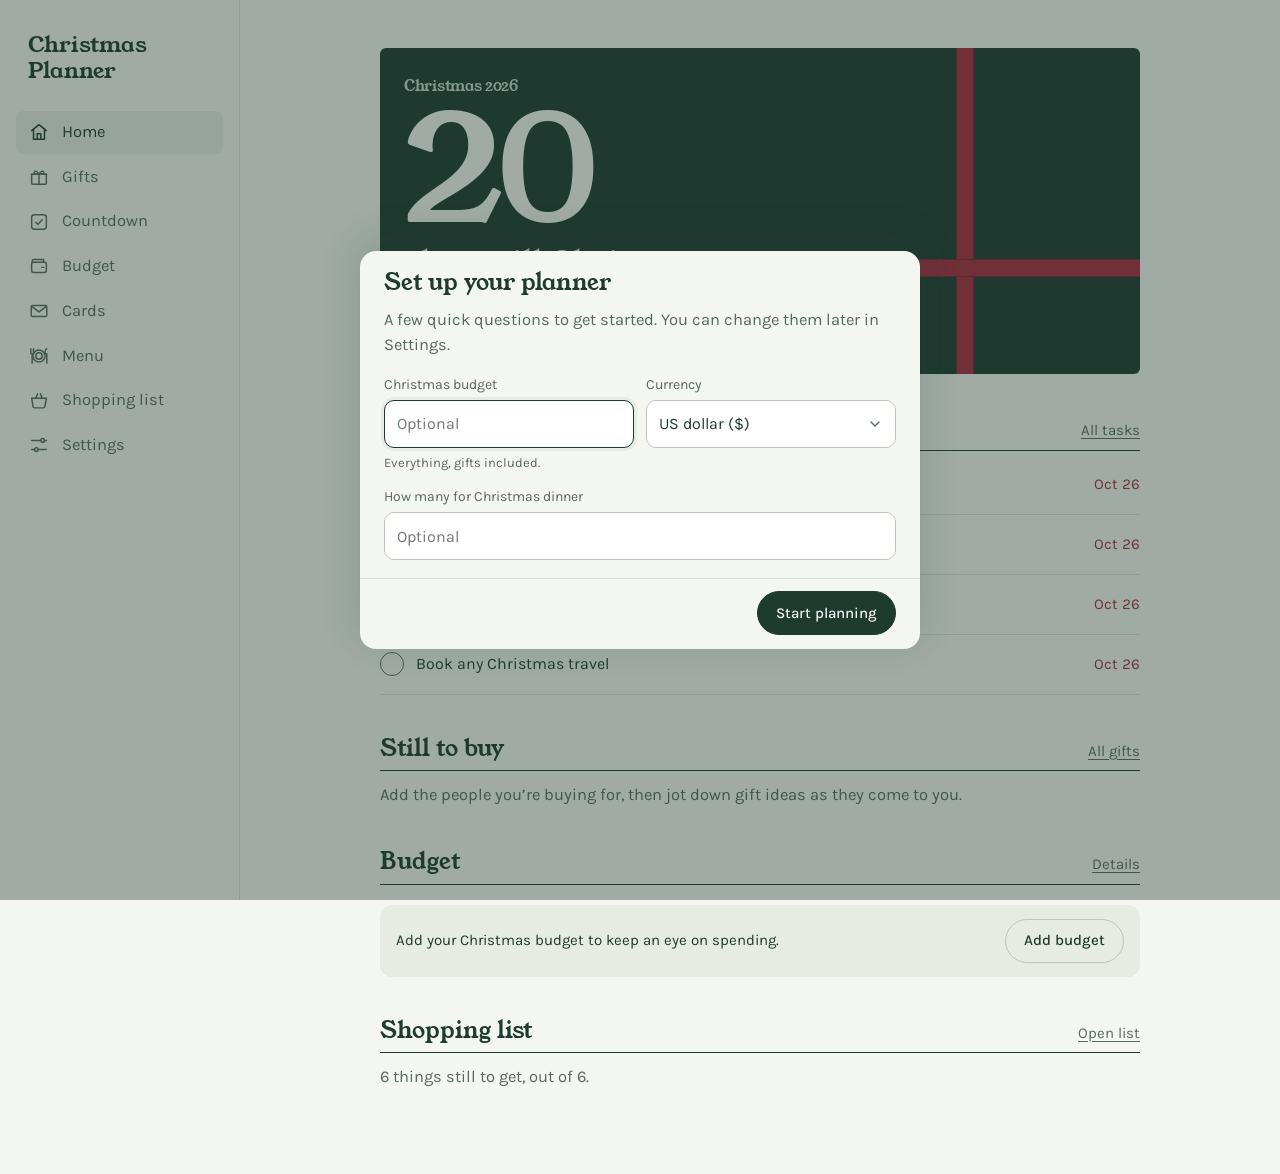
<file: christmas/index.html>
<!doctype html>
<html lang="en">
<head>
<meta charset="utf-8">
<meta name="viewport" content="width=device-width, initial-scale=1, viewport-fit=cover">
<meta http-equiv="Content-Security-Policy" content="default-src 'self'; script-src 'self'; style-src 'self' 'unsafe-inline'; img-src 'self' data: blob:; font-src 'self'; connect-src 'self'; object-src 'none'; base-uri 'none'">
<title>Christmas Planner</title>
<meta name="robots" content="noindex">
<meta name="theme-color" content="#F4F6F1">
<link rel="manifest" href="manifest.webmanifest">
<link rel="icon" href="icons/icon-192.png">
<link rel="apple-touch-icon" href="icons/icon-180.png">
<meta name="apple-mobile-web-app-capable" content="yes">
<meta name="mobile-web-app-capable" content="yes">
<meta name="apple-mobile-web-app-title" content="Christmas">
<meta name="apple-mobile-web-app-status-bar-style" content="default">
<link rel="preload" href="fonts/YoungSerif-normal.woff2" as="font" type="font/woff2" crossorigin>
<link rel="preload" href="fonts/Karla-normal.woff2" as="font" type="font/woff2" crossorigin>
<link rel="stylesheet" href="../shared/planner.css">
<link rel="stylesheet" href="theme.css">
</head>
<body>
<noscript>This planner needs JavaScript. Turn it on in your browser settings, then reload the page.</noscript>
<script src="../shared/planner.js"></script>
<script src="app.js"></script>
</body>
</html>
</file>
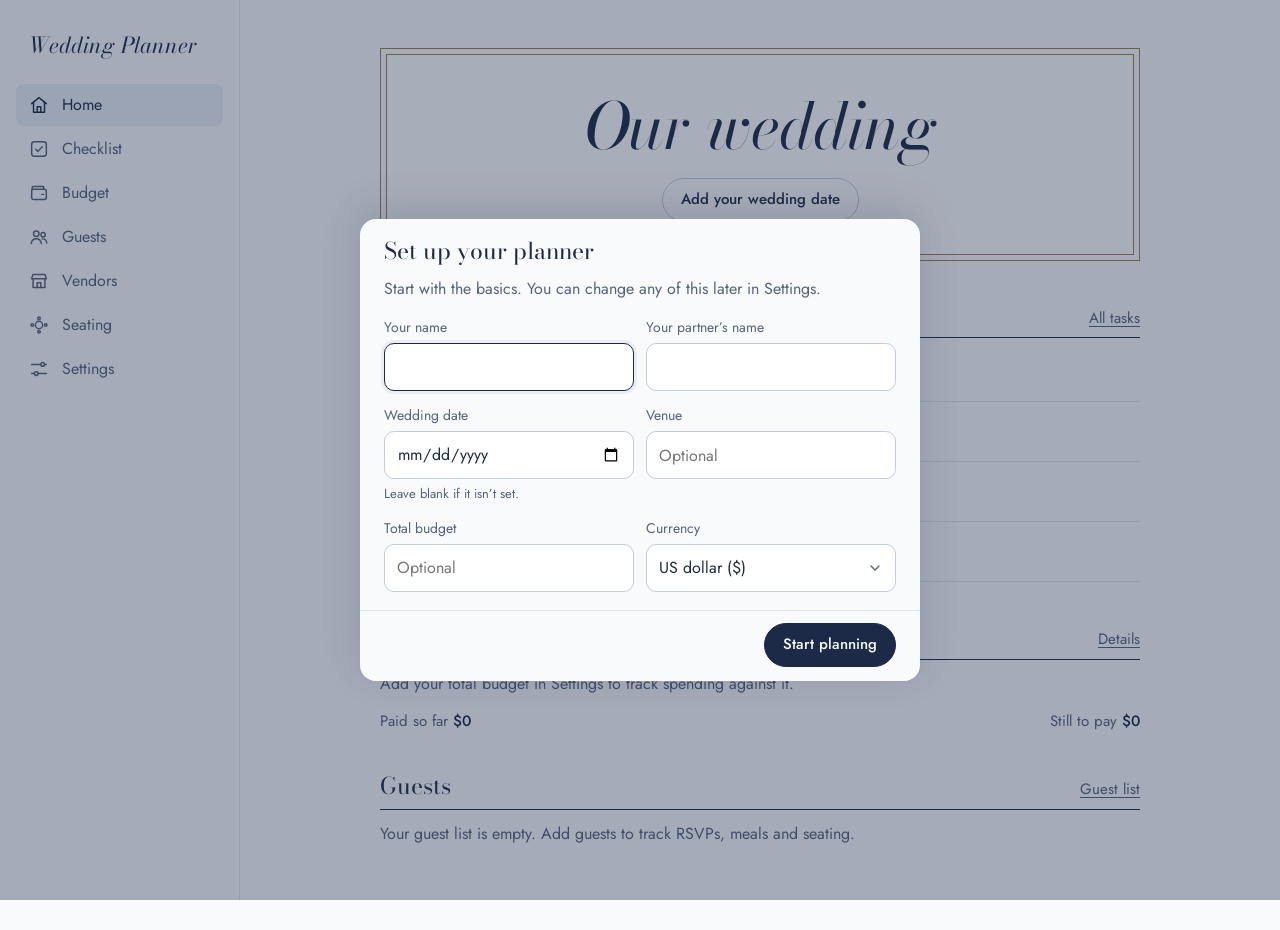
<file: wedding/index.html>
<!doctype html>
<html lang="en">
<head>
<meta charset="utf-8">
<meta name="viewport" content="width=device-width, initial-scale=1, viewport-fit=cover">
<meta http-equiv="Content-Security-Policy" content="default-src 'self'; script-src 'self'; style-src 'self' 'unsafe-inline'; img-src 'self' data: blob:; font-src 'self'; connect-src 'self'; object-src 'none'; base-uri 'none'">
<title>Wedding Planner</title>
<meta name="robots" content="noindex">
<meta name="theme-color" content="#F9FAFC">
<link rel="manifest" href="manifest.webmanifest">
<link rel="icon" href="icons/icon-192.png">
<link rel="apple-touch-icon" href="icons/icon-180.png">
<meta name="apple-mobile-web-app-capable" content="yes">
<meta name="mobile-web-app-capable" content="yes">
<meta name="apple-mobile-web-app-title" content="Wedding">
<meta name="apple-mobile-web-app-status-bar-style" content="default">
<link rel="preload" href="fonts/BodoniModa-italic.woff2" as="font" type="font/woff2" crossorigin>
<link rel="preload" href="fonts/Jost-normal.woff2" as="font" type="font/woff2" crossorigin>
<link rel="stylesheet" href="../shared/planner.css">
<link rel="stylesheet" href="theme.css">
</head>
<body>
<noscript>This planner needs JavaScript. Turn it on in your browser settings, then reload the page.</noscript>
<script src="../shared/planner.js"></script>
<script src="app.js"></script>
</body>
</html>
</file>
<file: shared/planner.css>
/* Planly shared layout and components. Each app sets the tokens and fonts in its own theme.css. */
*, *::before, *::after { box-sizing: border-box; }
html { -webkit-text-size-adjust: 100%; color-scheme: light; scroll-padding-bottom: 96px; }
@media (pointer: fine) { html { overscroll-behavior: none; } }
body { margin: 0; background: var(--paper); color: var(--ink); font: 400 16px/1.5 var(--font-ui); -webkit-font-smoothing: antialiased; -webkit-tap-highlight-color: transparent; }
button, input, select, textarea { font: inherit; color: inherit; }
a, button, input, select, textarea, label { touch-action: manipulation; }
.skip { position: fixed; top: 8px; left: 8px; z-index: 30; padding: 10px 16px; border-radius: 22px; background: var(--ink); color: var(--paper); text-decoration: none; transform: translateY(-160%); }
.skip:focus { transform: none; }
button { cursor: pointer; }
a { color: inherit; }
:focus-visible { outline: 2px solid var(--ink); outline-offset: 2px; }
.ic { width: 22px; height: 22px; fill: none; stroke: currentColor; stroke-width: 1.6; stroke-linecap: round; stroke-linejoin: round; flex: none; }
.vh-only { position: absolute; width: 1px; height: 1px; overflow: hidden; clip: rect(0 0 0 0); white-space: nowrap; }
b { font-weight: 500; }

/* Shell */
.side { display: none; }
main { max-width: 760px; margin: 0 auto; padding: 20px 20px calc(104px + env(safe-area-inset-bottom)); outline: none; }
.tabs { position: fixed; inset: auto 0 0 0; z-index: 5; display: grid; grid-template-columns: repeat(5, 1fr); padding-bottom: env(safe-area-inset-bottom); background: var(--paper); background: color-mix(in srgb, var(--paper) 90%, transparent); -webkit-backdrop-filter: blur(14px); backdrop-filter: blur(14px); border-top: 1px solid var(--line); }
.tabs a { display: flex; flex-direction: column; align-items: center; gap: 3px; padding: 9px 0 8px; font-size: 12px; letter-spacing: .01em; color: var(--ink-2); text-decoration: none; }
.tabs a[aria-current="page"] { color: var(--ink); }
.tabs a[aria-current="page"] .ic { stroke-width: 2.1; }
@media (min-width: 900px) {
  .shell { display: grid; grid-template-columns: 240px minmax(0, 1fr); }
  .side { position: sticky; top: 0; height: 100dvh; display: flex; flex-direction: column; gap: 2px; padding: 32px 16px; border-right: 1px solid var(--line); }
  .side a { display: flex; align-items: center; gap: 12px; padding: 9px 12px; border-radius: 8px; color: var(--ink-2); text-decoration: none; }
  .side a:hover { color: var(--ink); background: var(--surface); }
  .side a[aria-current="page"] { color: var(--ink); background: var(--surface); }
  .tabs { display: none; }
  main { width: 100%; max-width: 872px; margin: 0 auto; padding: 44px 56px 72px; }
}
.brand { margin: 0 0 24px; padding: 0 12px; font: 400 22px/1.2 var(--font-display); }

/* Type */
h1 { margin: 0; font: 400 36px/1.1 var(--font-display); letter-spacing: -.01em; }
h2 { margin: 0; font: 400 23px/1.2 var(--font-display); }
h1, h2, .row-t { text-wrap: pretty; }
.lede { margin: 0 0 12px; color: var(--ink-2); max-width: 60ch; }
.note { margin: 0 0 12px; font-size: 14px; color: var(--ink-2); }
.none { color: var(--ink-2); padding: 24px 0; }

/* View header and sections */
.vh { display: flex; align-items: center; justify-content: space-between; gap: 16px; margin: 4px 0 18px; }
.sec { margin-top: 40px; }
.sec-h { display: flex; align-items: baseline; justify-content: space-between; gap: 12px; padding-bottom: 8px; margin-bottom: 4px; border-bottom: 1px solid var(--ink); }
.sec-h a { font-size: 15px; color: var(--ink-2); text-underline-offset: 3px; }
@media (hover: hover) {
  .sec-h a:hover, .tabs a:hover { color: var(--ink); }
  .btn:not(.ghost):not(.text-danger):not(.danger):hover { background: color-mix(in srgb, var(--ink) 86%, var(--paper)); }
  .btn.text-danger:hover { text-decoration: underline; text-underline-offset: 3px; }
  .chip:not([aria-pressed="true"]):hover, .seg-o label:hover span { border-color: var(--ink); color: var(--ink); }
  .row:not(.is-done) .row-main:hover .row-t, .table-h button:hover { text-decoration: underline; text-decoration-color: var(--line-strong); text-underline-offset: 4px; }
  .icon-btn:hover { background: var(--surface); color: var(--ink); }
}
.sec .lede { margin-top: 12px; }
.btns { display: flex; flex-wrap: wrap; gap: 10px; }

/* Buttons */
.btn { display: inline-flex; align-items: center; justify-content: center; gap: 6px; height: 44px; padding: 0 18px; border: 1px solid var(--ink); border-radius: 22px; background: var(--ink); color: var(--paper); font-size: 15px; font-weight: 500; white-space: nowrap; text-decoration: none; }
.btn .ic { width: 18px; height: 18px; }
.btn.ghost { background: transparent; color: var(--ink); border-color: var(--line-strong); }
.btn.ghost:hover { border-color: var(--ink); }
.btn.danger { background: var(--warn); border-color: var(--warn); }
.btn.text-danger { background: none; border-color: transparent; color: var(--warn); padding: 0 6px; }
.icon-btn { display: grid; place-items: center; width: 44px; height: 44px; margin-right: -10px; border: 0; border-radius: 22px; background: none; color: var(--ink-2); }

/* Rows */
.rows { list-style: none; margin: 0; padding: 0; }
.row { display: flex; align-items: center; gap: 10px; min-height: 60px; border-bottom: 1px solid var(--line); }
.row-main { flex: 1; min-width: 0; display: flex; flex-direction: column; align-items: flex-start; padding: 12px 0; border: 0; background: none; text-align: left; }
.row-link { flex-direction: row; align-items: center; gap: 14px; text-decoration: none; }
.row-link > span { display: flex; flex-direction: column; }
.row-t { font-size: 16px; line-height: 1.35; overflow-wrap: anywhere; }
.row-s { margin-top: 2px; font-size: 14px; color: var(--ink-2); }
.row-m { font-size: 15px; text-align: right; white-space: nowrap; font-variant-numeric: tabular-nums; }
.row > .ic { color: var(--ink-2); }
.row.is-done .row-t { color: var(--ink-2); text-decoration: line-through; text-decoration-color: var(--line-strong); }
.row.is-done .row-m { color: var(--ink-2); }
.check { position: relative; flex: none; width: 44px; height: 44px; margin: 0 -8px 0 -10px; padding: 0; border: 0; background: none; }
.check::before { content: ""; position: absolute; inset: 10px; border: 1.5px solid var(--ink-2); border-radius: 50%; }
.check[aria-checked="true"]::before { background: var(--ink); border-color: var(--ink); }
.check[aria-checked="true"]::after { content: ""; position: absolute; left: 17px; top: 17px; width: 10px; height: 6px; border: solid var(--paper); border-width: 0 0 2px 2px; transform: rotate(-45deg); }
.late { color: var(--warn); }
.grp { display: flex; justify-content: space-between; gap: 12px; margin: 0; padding: 26px 0 6px; border-bottom: 1px solid var(--line); font: 500 14px/1.4 var(--font-ui); color: var(--ink-2); }
.grp.warn { color: var(--warn); }

/* Pills, chips, search */
.pill { display: inline-block; padding: 2px 10px; border-radius: 12px; font-size: 13px; line-height: 20px; background: var(--surface); color: var(--ink); }
.pill.good { background: var(--good-bg); color: var(--good); }
.pill.warn { background: var(--warn-bg); color: var(--warn); }
.pill.quiet { background: none; color: var(--ink-2); box-shadow: inset 0 0 0 1px var(--line-strong); }
.chips { display: flex; gap: 8px; margin: 0 -20px 6px; padding: 2px 20px 10px; overflow-x: auto; scrollbar-width: none; }
.chips::-webkit-scrollbar { display: none; }
.chip { flex: none; height: 36px; padding: 0 14px; border: 1px solid var(--line-strong); border-radius: 18px; background: none; font-size: 14px; color: var(--ink-2); white-space: nowrap; }
.chip b { margin-left: 6px; font-weight: 500; font-variant-numeric: tabular-nums; }
.chip[aria-pressed="true"] { background: var(--ink); border-color: var(--ink); color: var(--paper); }
.search { display: flex; align-items: center; gap: 8px; height: 46px; margin-bottom: 8px; padding: 0 14px; border: 1px solid var(--line-strong); border-radius: 23px; background: var(--field); color: var(--ink-2); }
.search input { flex: 1; min-width: 0; border: 0; outline: 0; background: none; font-size: 16px; color: var(--ink); }

/* Figures */
.stats { display: grid; grid-template-columns: repeat(auto-fit, minmax(140px, 1fr)); gap: 18px 24px; margin: 16px 0 8px; }
.stat { margin: 0; }
.stat dt { font-size: 14px; color: var(--ink-2); }
.stat dd { margin: 2px 0 0; font: 400 28px/1.15 var(--font-display); font-variant-numeric: lining-nums tabular-nums; }
.bar { height: 6px; margin: 10px 0 14px; overflow: hidden; border-radius: 3px; background: var(--surface); }
.bar i { display: block; height: 100%; border-radius: 3px; background: var(--accent); }
.bar.over i { background: var(--warn); }

/* Empty states and nudges */
.empty { padding: 28px 0 8px; }
.empty p { margin: 0 0 16px; max-width: 44ch; color: var(--ink-2); }
.nudge { display: flex; flex-wrap: wrap; align-items: center; justify-content: space-between; gap: 12px; margin: 20px 0 0; padding: 14px 16px; border-radius: 12px; background: var(--surface); }
.nudge p { margin: 0; flex: 1 1 260px; font-size: 15px; }

/* Bottom sheet */
#sheet { width: 100%; max-width: 560px; max-height: 92dvh; margin: auto auto 0; padding: 0; border: 0; border-radius: 18px 18px 0 0; background: var(--paper); color: var(--ink); box-shadow: 0 -10px 40px var(--shadow); }
#sheet::backdrop { background: var(--scrim); }
@media (min-width: 640px) { #sheet { margin: auto; border-radius: 16px; } }
.sheet-f { display: flex; flex-direction: column; max-height: 92dvh; }
.sheet-h { display: flex; align-items: center; justify-content: space-between; gap: 12px; padding: 18px 24px 6px; }
.sheet-h h2 { outline: none; }
.sheet-b { overflow: auto; overscroll-behavior: contain; padding: 6px 24px 18px; }
.sheet-intro { margin: 0 0 16px; color: var(--ink-2); }
.fields { display: grid; grid-template-columns: 1fr 1fr; gap: 14px 12px; }
.fld { grid-column: 1 / -1; display: flex; flex-direction: column; gap: 5px; min-width: 0; font-size: 14px; color: var(--ink-2); }
.fld.half { grid-column: span 1; }
.fld small { font-size: 13px; }
.fld input, .fld select, .fld textarea { width: 100%; height: 48px; padding: 0 12px; border: 1px solid var(--line-strong); border-radius: 10px; background: var(--field); font-size: 16px; color: var(--ink); }
.fld input[type="date"] { min-height: 48px; -webkit-appearance: none; appearance: none; }
.fld select { -webkit-appearance: none; appearance: none; padding-right: 36px; background-image: var(--chev); background-repeat: no-repeat; background-position: right 12px center; background-size: 16px; }
.fld textarea { height: auto; min-height: 92px; padding: 11px 12px; resize: vertical; line-height: 1.45; }
.fld input:focus, .fld select:focus, .fld textarea:focus { border-color: var(--ink); outline: none; box-shadow: 0 0 0 3px var(--surface); }
.fld.chk { flex-direction: row; align-items: center; gap: 12px; min-height: 44px; font-size: 16px; color: var(--ink); }
.fld.chk input { width: 22px; height: 22px; margin: 0; accent-color: var(--ink); }
.seg { margin: 0; padding: 0; border: 0; }
.seg legend { margin-bottom: 6px; padding: 0; }
.seg-o { display: flex; flex-wrap: wrap; gap: 6px; }
.seg-o label { position: relative; }
.seg-o input { position: absolute; inset: 0; margin: 0; opacity: 0; }
.seg-o span { display: inline-flex; align-items: center; height: 40px; padding: 0 15px; border: 1px solid var(--line-strong); border-radius: 20px; background: var(--field); font-size: 15px; color: var(--ink); }
.seg-o input:checked + span { background: var(--ink); border-color: var(--ink); color: var(--paper); }
.seg-o input:focus-visible + span { outline: 2px solid var(--ink); outline-offset: 2px; }
.err { color: var(--warn); }
.sheet-a { display: flex; align-items: center; gap: 8px; padding: 12px 24px calc(14px + env(safe-area-inset-bottom)); border-top: 1px solid var(--line); }
.sheet-a .sp { flex: 1; }
@media (max-width: 420px) { .sheet-a .btn { padding: 0 14px; } }

/* Toast */
#toast { position: fixed; left: 50%; bottom: calc(92px + env(safe-area-inset-bottom)); z-index: 20; padding: 10px 18px; border-radius: 20px; background: var(--ink); color: var(--paper); font-size: 15px; opacity: 0; transform: translate(-50%, 12px); transition: opacity .2s, transform .2s; pointer-events: none; }
#toast.on { opacity: 1; transform: translate(-50%, 0); }
@media (min-width: 900px) { #toast { bottom: 32px; } }
@media (prefers-reduced-motion: reduce) { #toast { transition: none; } }
@media print { .side, .tabs, .btn, .chips, .search, .check { display: none !important; } main { padding: 0; } }
input[type="number"] { -moz-appearance: textfield; appearance: textfield; }
input[type="number"]::-webkit-inner-spin-button, input[type="number"]::-webkit-outer-spin-button { -webkit-appearance: none; margin: 0; }
</file>
<file: christmas/theme.css>
/* Christmas Planner theme: "wrapped parcel". Pine-green ink on frosty paper, tied with a cranberry ribbon. */
@font-face { font-family: "Young Serif"; src: url(fonts/YoungSerif-normal.woff2) format("woff2"); font-weight: 400; font-style: normal; font-display: swap; }
@font-face { font-family: "Karla"; src: url(fonts/Karla-normal.woff2) format("woff2"); font-weight: 300 700; font-style: normal; font-display: swap; }

:root {
  --paper: #F4F6F1;
  --field: #FFFFFF;
  --surface: #E6EBE3;
  --line: #D9E0D5;
  --line-strong: #BCC7B8;
  --ink: #1E3B30;
  --ink-2: #57685F;
  --accent: #A8283D;
  --ribbon-dark: #861E30;
  --good: #2E6A47;
  --good-bg: #DFEBE1;
  --warn: #A8283D;
  --warn-bg: #F6E2E5;
  --shadow: rgba(30, 59, 48, .16);
  --scrim: rgba(30, 59, 48, .4);
  --chev: url("data:image/svg+xml,%3Csvg xmlns='http://www.w3.org/2000/svg' viewBox='0 0 24 24' fill='none' stroke='%2357685F' stroke-width='2' stroke-linecap='round'%3E%3Cpath d='m6 9 6 6 6-6'/%3E%3C/svg%3E");
  --font-display: "Young Serif", "Iowan Old Style", Georgia, serif;
  --font-ui: "Karla", "Segoe UI", system-ui, sans-serif;
}
body { font-size: 16.5px; }
h1 { letter-spacing: -.02em; }

/* The parcel: the one ornamental moment in the app. A pine box tied with a ribbon, with the countdown on its tag. */
.parcel { position: relative; margin: 4px 0 6px; padding: 30px 24px 28px; overflow: hidden; border-radius: 6px; background: var(--ink); color: var(--paper); }
.parcel::before, .parcel::after { content: ""; position: absolute; background: var(--accent); box-shadow: 0 0 0 1px var(--ribbon-dark); }
.parcel::before { top: 0; bottom: 0; right: 22%; width: 16px; }
.parcel::after { left: 0; right: 0; bottom: 30%; height: 16px; }
.parcel > * { position: relative; z-index: 1; }
.parcel .yr { margin: 0; font-size: 15px; color: #C9D6CD; }
.parcel .count { margin: 10px 0 0; font: 400 clamp(84px, 26vw, 148px)/.9 var(--font-display); letter-spacing: -.04em; font-variant-numeric: lining-nums; }
.parcel .count-l { margin: 8px 0 0; font: 400 clamp(22px, 6vw, 30px)/1.15 var(--font-display); }
.parcel .tag { display: inline-flex; gap: 18px; flex-wrap: wrap; margin: 30px 0 0; padding: 10px 16px; border-radius: 4px; background: var(--paper); color: var(--ink); font-size: 15px; }
.parcel .tag b { font-weight: 700; font-variant-numeric: tabular-nums; }
.parcel .btn.ghost { margin-top: 22px; background: var(--paper); color: var(--ink); }

/* Home summaries */
.money-line { display: flex; justify-content: space-between; gap: 12px; margin: 14px 0 0; font-size: 15px; color: var(--ink-2); }
.money-line b { color: var(--ink); font-weight: 600; }

/* Gifts: one heading per person, showing their spend against their budget */
.person-h { display: flex; justify-content: space-between; align-items: baseline; gap: 12px; padding: 26px 0 6px; border-bottom: 1px solid var(--line); }
.person-h button { padding: 0; border: 0; background: none; font: 400 21px/1.2 var(--font-display); text-align: left; }
.person-h button:hover { text-decoration: underline; text-underline-offset: 3px; text-decoration-thickness: 1px; }
.person-h span { font-size: 14px; color: var(--ink-2); white-space: nowrap; font-variant-numeric: tabular-nums; }
.person-h.over span { color: var(--warn); }
.person-h + .note { padding-top: 10px; }
.mini-add { margin: 8px 0 0; padding: 6px 0; border: 0; background: none; font-size: 14px; color: var(--ink-2); text-decoration: underline; text-underline-offset: 3px; }
.mini-add:hover { color: var(--ink); }
</file>
<file: wedding/theme.css>
/* Wedding Planner theme: "something blue". Navy ink on cool white stationery, with a brass foil rule. */
@font-face { font-family: "Bodoni Moda"; src: url(fonts/BodoniModa-normal.woff2) format("woff2"); font-weight: 400 700; font-style: normal; font-display: swap; }
@font-face { font-family: "Bodoni Moda"; src: url(fonts/BodoniModa-italic.woff2) format("woff2"); font-weight: 400 700; font-style: italic; font-display: swap; }
@font-face { font-family: "Jost"; src: url(fonts/Jost-normal.woff2) format("woff2"); font-weight: 300 600; font-style: normal; font-display: swap; }

:root {
  --paper: #F9FAFC;
  --field: #FFFFFF;
  --surface: #E9EEF6;
  --line: #DCE3ED;
  --line-strong: #C3CDDC;
  --ink: #1C2A48;
  --ink-2: #56627C;
  --accent: #A07F48;
  --good: #3F6B4E;
  --good-bg: #E2EDE5;
  --warn: #9E4450;
  --warn-bg: #F6E6E8;
  --shadow: rgba(28, 42, 72, .16);
  --scrim: rgba(28, 42, 72, .38);
  --chev: url("data:image/svg+xml,%3Csvg xmlns='http://www.w3.org/2000/svg' viewBox='0 0 24 24' fill='none' stroke='%2356627C' stroke-width='2' stroke-linecap='round'%3E%3Cpath d='m6 9 6 6 6-6'/%3E%3C/svg%3E");
  --font-display: "Bodoni Moda", Didot, "Bodoni 72", Georgia, serif;
  --font-ui: "Jost", Futura, "Century Gothic", system-ui, sans-serif;
}
h1, h2, .brand, .stat dd { font-optical-sizing: auto; }
.brand { font-style: italic; }

/* The invitation: the one ornamental moment in the app */
.invite { margin: 4px 0 6px; padding: 44px 20px 38px; text-align: center; border: 1px solid var(--accent); box-shadow: inset 0 0 0 5px var(--paper), inset 0 0 0 6px var(--accent); background: var(--field); }
.invite .names { margin: 0; font: italic 400 clamp(40px, 11vw, 64px)/1.04 var(--font-display); letter-spacing: -.015em; overflow-wrap: anywhere; }
.invite .when { margin: 18px 0 0; font-size: 15px; letter-spacing: .08em; }
.invite .where { margin: 2px 0 0; font-size: 15px; color: var(--ink-2); }
.invite .count { margin: 30px 0 0; font: 400 clamp(64px, 19vw, 104px)/.95 var(--font-display); font-variant-numeric: lining-nums; }
.invite .count-l { margin: 6px 0 0; font-size: 15px; color: var(--ink-2); }
.invite .edit { margin-top: 18px; }

/* Home summaries */
.figs { display: grid; grid-template-columns: repeat(4, 1fr); gap: 12px; margin: 14px 0 0; }
.figs div { display: flex; flex-direction: column; }
.figs dt { order: 2; font-size: 14px; color: var(--ink-2); }
.figs dd { margin: 0; font: 400 30px/1.15 var(--font-display); font-variant-numeric: lining-nums tabular-nums; }
.money-line { display: flex; justify-content: space-between; gap: 12px; margin: 14px 0 0; font-size: 15px; color: var(--ink-2); }
.money-line b { color: var(--ink); font-weight: 500; }

/* Seating */
.table-h { display: flex; justify-content: space-between; align-items: baseline; gap: 12px; padding: 26px 0 6px; border-bottom: 1px solid var(--line); }
.table-h button { padding: 0; border: 0; background: none; font: 400 21px/1.2 var(--font-display); text-align: left; }
.table-h span { font-size: 14px; color: var(--ink-2); white-space: nowrap; }
.table-h.full span { color: var(--good); }
.table-h.over span { color: var(--warn); }
.seat-sel { flex: none; width: 136px; height: 38px; padding: 0 30px 0 10px; border: 1px solid var(--line-strong); border-radius: 19px; background: var(--field) var(--chev) no-repeat right 9px center / 14px; font-size: 14px; color: var(--ink); -webkit-appearance: none; appearance: none; }
</file>
